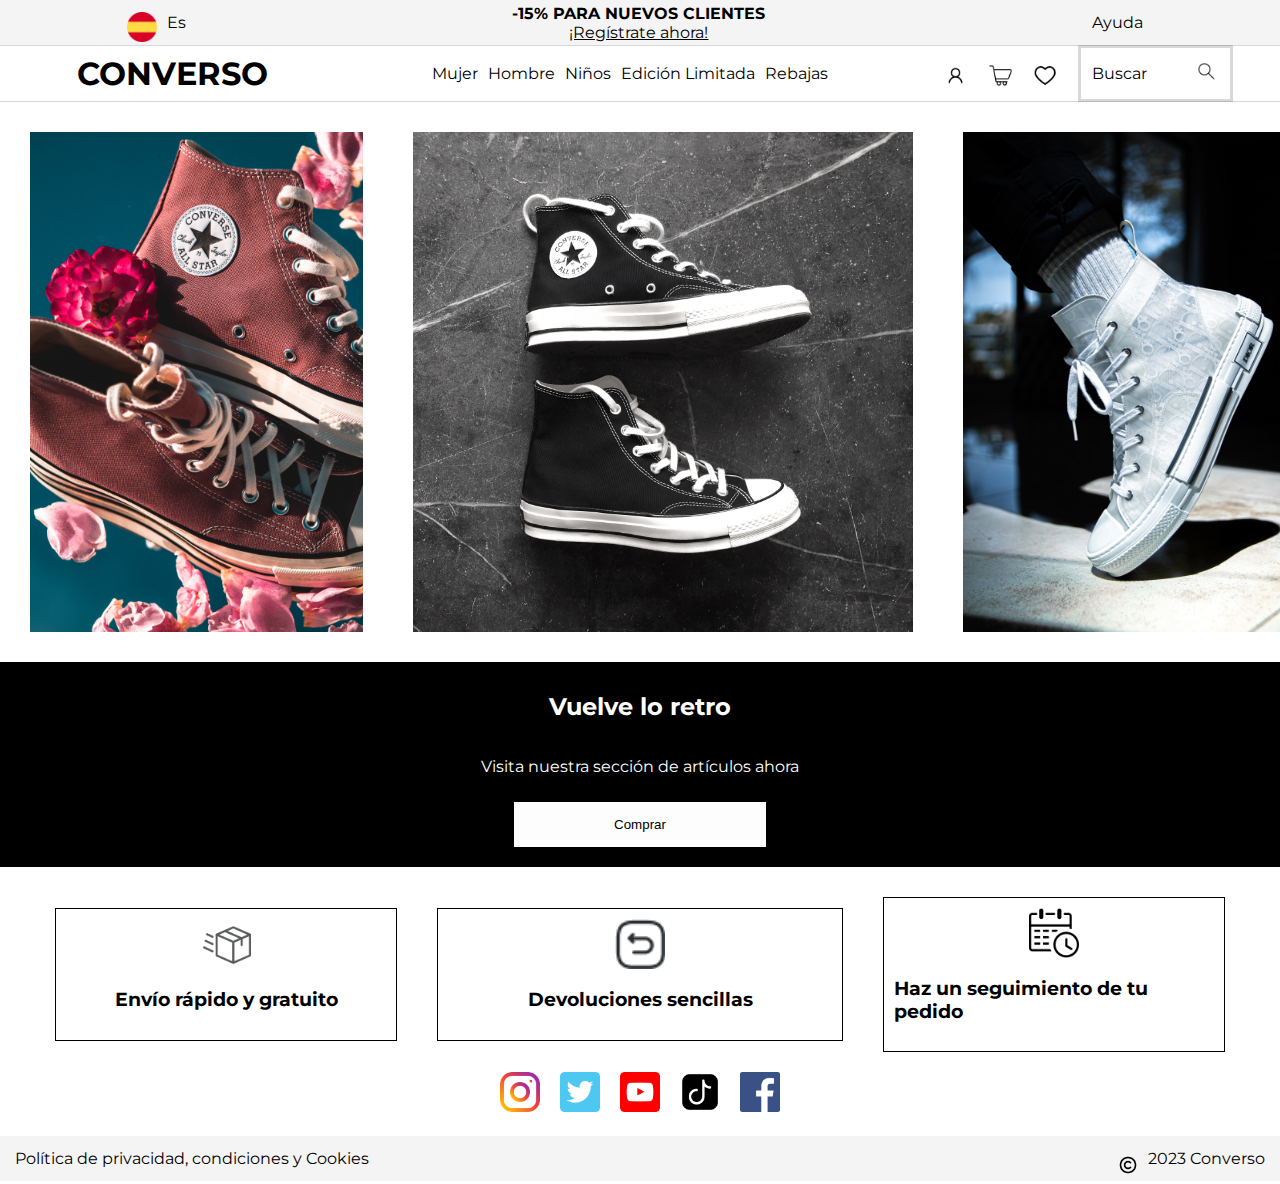
<file: Proyecto/index.html>
<!DOCTYPE html>
<html lang="en">
<head>
    <meta charset="UTF-8">
    <meta http-equiv="X-UA-Compatible" content="IE=edge">
    <meta name="viewport" content="width=device-width, initial-scale=1.0">
    <link rel="stylesheet" href="css/index.css">
    <link rel="preconnect" href="https://fonts.googleapis.com">
    <link rel="preconnect" href="https://fonts.gstatic.com" crossorigin>
    <link href="https://fonts.googleapis.com/css2?family=Montserrat:wght@100;400;500;700&display=swap" rel="stylesheet">
    <title>Document</title>
</head>
<body>
    <main class="container">
    <!--- HEADER -->
    <header class="header">
        <section class="container__overheader">
            
                <div class="pais">
                    <img class="bandera" src="img/banderaesp.png" alt="img">
                    <p>Es</p>
                </div>
                <div class="texto-descuento">
                   <div class="descuento" >-15% PARA NUEVOS CLIENTES</div>  <div class="ahora">¡Regístrate ahora!</div>
                </div>
                <div class="ayuda">
                    <p>Ayuda</p>
                </div>
            
        </section>

        <section class="container__mainheader">

            <div class="main1">
                
                <div class="logo">
                    <h1>CONVERSO</h1>
                </div>

                <div class="menu1">

                    <div class="icono_burguer">
                        <a id="o_burguer"><img class="img-menu" src="img/menu.png" alt="img-menu"></a>  
                    </div>
                    <div class="menu_nav menu_hidden">
                        <nav class="menu_nav_hidden">
                            <ul>
                                <a href="articulosok.html">
                                    <li>Mujer</li>
                                </a>
                                    <li>Hombre</li>
                                    <li>Niños</li>
                                    <li>Edición Limitada</li>
                                    <li>Rebajas</li>
                            </ul>
                        </nav>
                    </div>

                        <nav class="menu">
                        <ul> <a href="articulosok.html">
                                <li>Mujer</li>
                            </a>
                                <li>Hombre</li>
                                <li>Niños</li>
                                <li>Edición Limitada</li>
                                <li>Rebajas</li>
                        </ul>
                        </nav>

                </div>
                
                      <!-- MAIN HEADER-->
                <div class="barra">
                    <div class="grupo">

                        <div class="perfil">
                            <img src="img/perfil.png" alt="">
                        </div>

                        <div class="carrito">
                            <a href="carrito.html">
                                <img src="img/carrito.png" alt="carrito">
                            </a>
                        </div>

                        <div class="like">
                            <img src="img/like.png" alt="">
                        </div>
                        
                    </div>
                            
                    <div class="info">

                        <div class="buscar">Buscar</div>
                        <div class="lupa">
                            <img src="img/lupa.png" alt="lupa">
                        </div>
        
                    </div>

                </div>
                      <!---->
            </div>

        </section> 

    </header>

        <!--MAIN FOTO--> 

        <section class="container__foto">
            <img class="foto-secundaria1" src="img/imagenfondosec1.jpg" alt="">
            <img class="foto-principal" src="img/zapatillasmain.jpg" alt="Zapatillas">
            <img class="foto-secundaria2" src="img/imagenfondosec2.jpg" alt="">
        </section>

        <!--BANNER + BOTÓN-->
       <section class="container__banner">
            <div class="banner__texto">
                <h2 class="banner__titulo">Vuelve lo retro</h2>
                <p class="banner__cuerpo">Visita nuestra sección de artículos ahora</p>    
            </div>
        

            <button>Comprar</button>
            
       </section>

       <!--SERVICIOS-->

       <section class="container__servicios">
            <div class="main__envio">
                <img class="icono__caja" src="img/cajaenvio.png" alt="caja">
                <h3>Envío rápido y gratuito</h3>
            </div>

            <div class="main__devoluciones">
                <img class="icono__devolucion" src="img/devolucion.png" alt="devolución">
                <h3>Devoluciones sencillas</h3>
            </div>

            <div class="main__seguimiento">
                <img class="icono__calendario" src="img/calendario.png" alt="calendario">
                <h3>Haz un seguimiento de tu pedido</h3>
            </div>
       </section>

       <!--REGISTRO-->

       <section class="container__registro">
            <div class="registro__texto">
                <h4 class="registro__titulo">Regístrate para recibir noticias y actualizaciones</h4>
                <p class="registro__cuerpo">Lorem ipsum dolor sit amet consectetur adipisicing elit. Enim commodi quaerat deleniti quo facilis, quis fugiat eaque. Quod, vel. Dolorem.</p>
            </div>

            <div class="main__correo">
                <input type="email" placeholder="Correo electrónico">
                <input type="submit" value="&rarr;">
            </div>
       </section>

       <!--FOOTER (RRSS + COPYR.)-->

       <!--RRSS-->
       <footer class="container__footer">
            
                <div class="rrss">
                    <a title="link_ig" href="https://www.instagram.com/">
                        <img class="ig" src="img/iconoig.png" alt="">
                    </a>

                    <a title="link_tw" href="https://twitter.com/?lang=es">
                        <img class="tw" src="img/iconotw.png" alt="">
                    </a>

                    <a title="link_yt" href="https://www.youtube.com/">
                        <img class="yt" src="img/iconoyt.png" alt="">
                    </a>

                    <a title="link_tk" href="https://www.tiktok.com/es/">
                        <img class="tk" src="img/iconotk.png" alt="">
                    </a>

                    <a title="link_fb" href="https://es-es.facebook.com/">
                        <img class="fb" src="img/iconofb.png" alt="">
                    </a>
                </div>
            

            <!--COPYR.-->
            
                <div class="copy">

                    <div class="politica"><p>Política de privacidad, condiciones y Cookies</p></div>
                                       
                    <div class="fcopy">
                        <img class="imgcopy" src="img/iconocopy.png" alt="">
                        <p> 2023 Converso</p>
                    </div>

                </div>
           

       </footer>

    </main>
    
<script src="js/index.js" ></script>

</body>
</html>
</file>
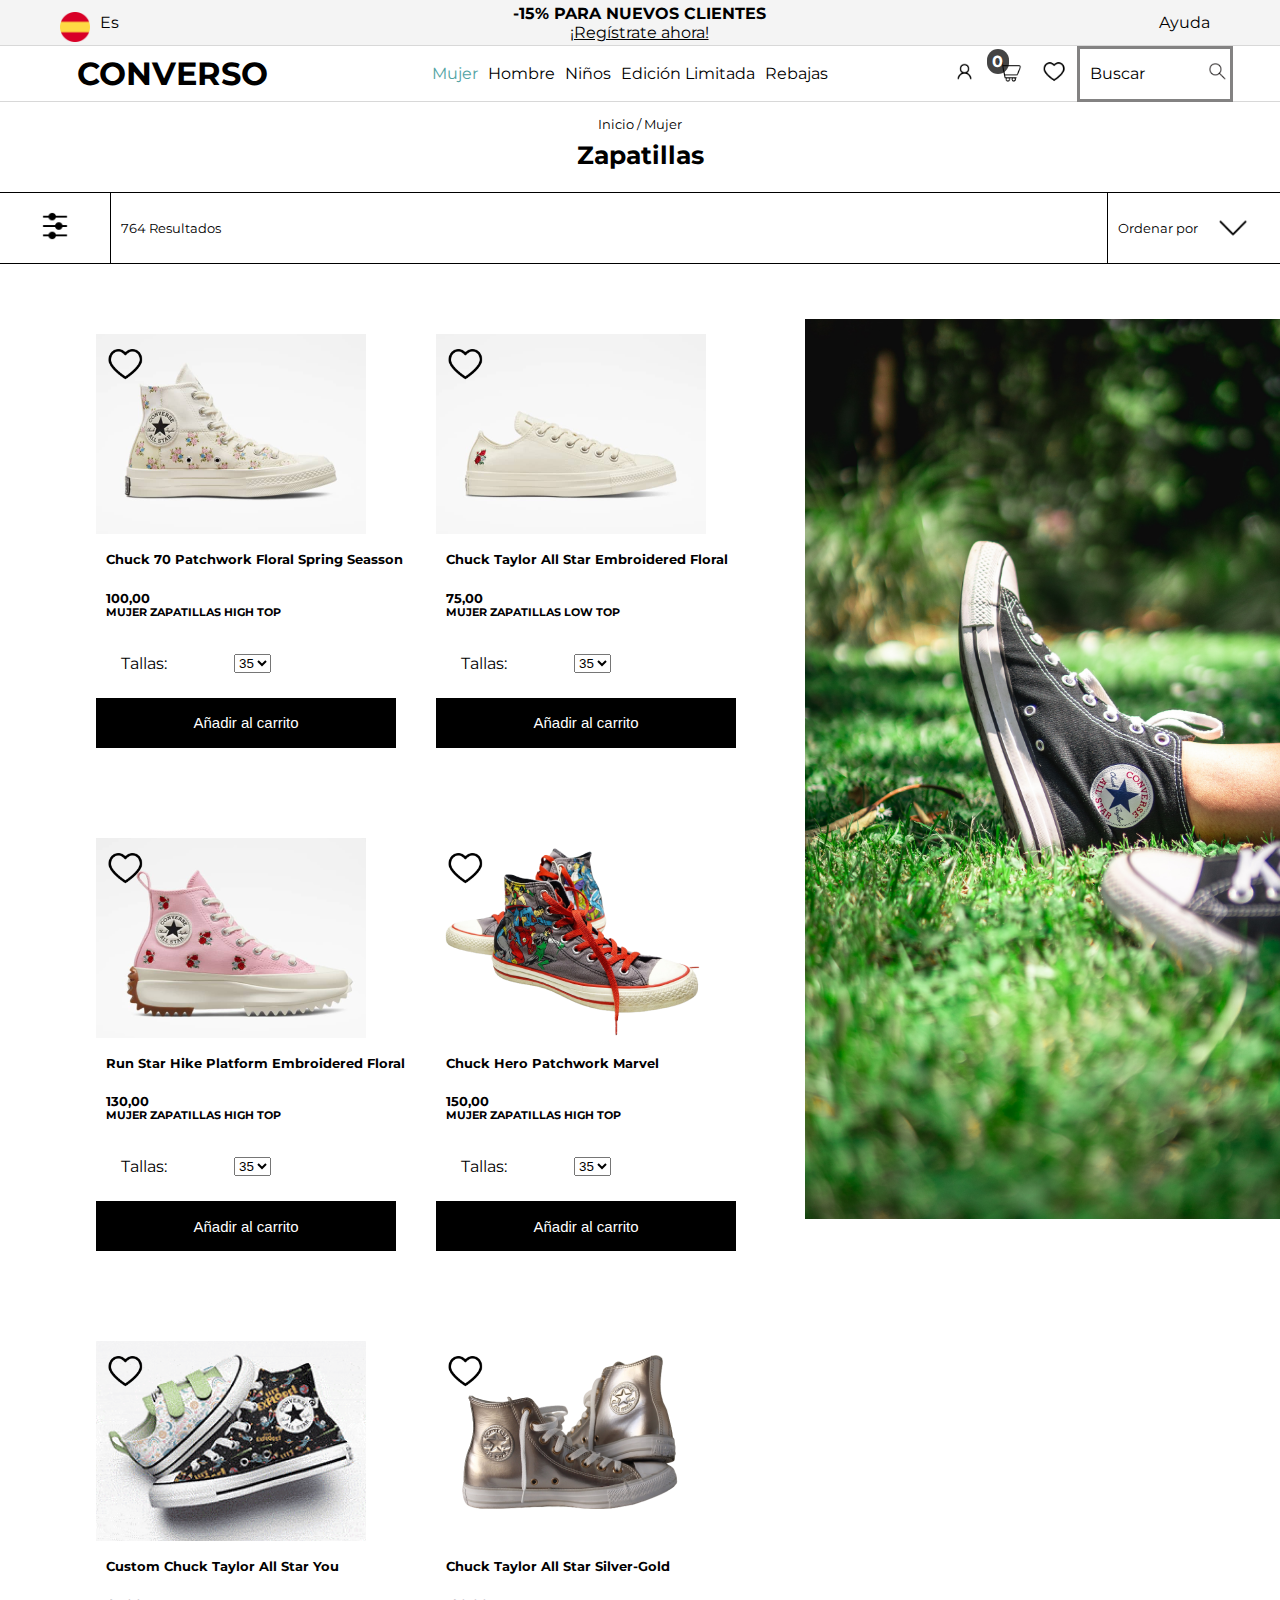
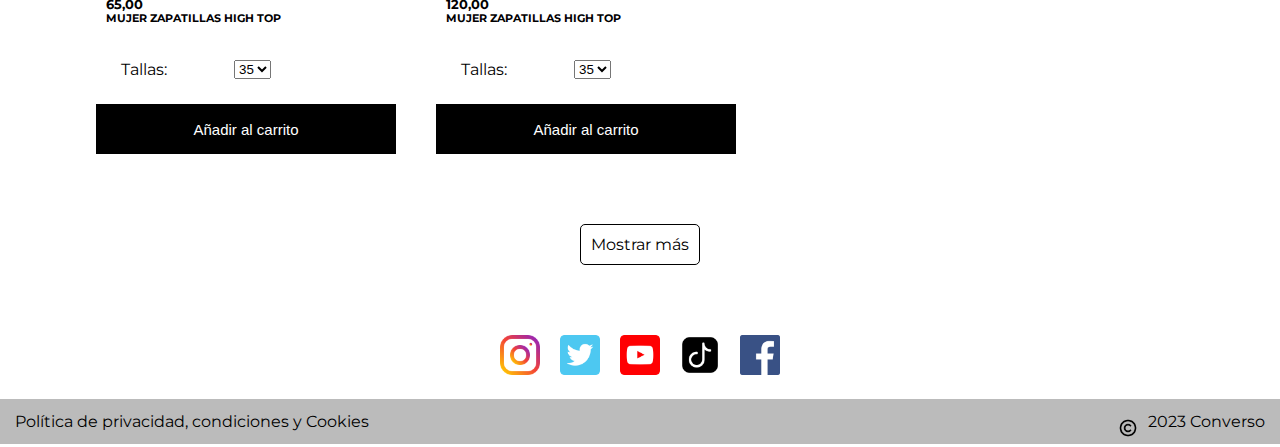
<file: Proyecto/articulosok.html>
<!DOCTYPE html>
<html lang="en">
<head>
    <meta charset="UTF-8">
    <meta http-equiv="X-UA-Compatible" content="IE=edge">
    <meta name="viewport" content="width=device-width, initial-scale=1.0">
    <title>Document</title>
    <link rel="stylesheet" href="css/articulosok.css">
    <link rel="preconnect" href="https://fonts.googleapis.com">
    <link rel="preconnect" href="https://fonts.gstatic.com" crossorigin>
    
    <link href="https://fonts.googleapis.com/css2?family=Montserrat:wght@100;400;500;700&display=swap" rel="stylesheet">
</head>
<body>
    <!-- el header -->
    <header class="header">
        <section class="container__overheader">
            
                <div class="pais">
                    <img class="bandera" src="img/banderaesp.png" alt="img">
                    <p>Es</p>
                </div>
                <div class="texto-descuento">
                   <div class="descuento" >-15% PARA NUEVOS CLIENTES</div>  <div class="ahora">¡Regístrate ahora!</div>
                </div>
                <div class="ayuda">
                    <p>Ayuda</p>
                </div>
            
        </section>

        <section class="container__mainheader">

            <div class="main1">
                
                <div class="logo">
                    <a href="index.html">
                        <h1>CONVERSO</h1>
                    </a>    
                </div>

                <div class="menu1">

                    <div class="icono_burguer">
                        <a id="o_burguer"><img class="img-menu" src="img/menu.png" alt="img-menu"></a>
                      
                    </div>

                    <div class="menu_nav menu_hidden">
                        <nav class="menu_nav_hidden">
                            <ul>
                                <li class="mujer">Mujer</li>
                                <li>Hombre</li>
                                <li>Niños</li>
                                <li>Edición Limitada</li>
                                <li>Rebajas</li>
                            </ul>
                        </nav>
                    </div>

                    <nav class="menu">
                    <ul>
                        <li class="mujer">Mujer</li>
                        <li>Hombre</li>
                        <li>Niños</li>
                        <li>Edición Limitada</li>
                        <li>Rebajas</li>
                    </ul>
                    </nav>

                </div>

                <div class="barra-inicio">
                    <div class="grupo">
    
                        <div class="perfil">
                            <img src="img/perfil.png" alt="">
                        </div>
    
                        <div class="carrito">

                            <div class="carrofoto">
                                <span id="btncarrito">
                                    <img class="btncarrito" src="img/carrito.png" alt="imgcarrito">
                                </span>
                            </div>
                                    
                            <div class="count_products">
                                <span class="contador_productos">0</span>
                            </div>

                        </div>
    
                        <div class="like">
                            <img src="img/like.png" alt="">
                        </div>
                            
                    </div>
                                
                    <div class="info">
    
                        <div class="buscar">Buscar</div>
                        <div class="lupa">
                            <img src="img/lupa.png" alt="lupa">
                        </div>
            
                    </div>
    
                </div>

            </div>
            
        </section> 

    </header>
    
    <!-- Cuerpo -->
    <div class="cuerpo">

        <div class="inicio">

            <div>
                <h3>Inicio / Mujer</h3>
            </div>

            <div>
                <h2>Zapatillas</h2>
            </div>

        </div>

        <div class="barra">

            <div class="r-filtro">
                <a href="filtros.html">
                    <img src="img/filtro.png" alt="" class="filtro">
                </a>
                <h8>Filtro</h8>

            </div>

            <div class="r-resultados">
                <h4>764 Resultados</h4>
            </div>

            <div class="r-orden">

                <h4>Ordenar por</h4>  
                
                <div class="orden_menu">

                    <div class="icono_flecha">
                        <a id="o_flecha"><img class="img-flecha" src="img/flecha.png" alt="img-flecha"></a>
                    </div>

                    <div class="orden_nav orden_hidden">
                        <nav class="orden_nav_hidden">
                            <ul>
                                <li>Best Sellers</li>
                                <li>Mayor a Menor Precio</li>
                                <li>Menor a Mayor Precio</li>
                                <li>Novedades</li>
                                <li>Rebajas</li>
                            </ul>
                        </nav>
                    </div>
                        
                </div>
                <!--como hago aqui un nav extensible-->

            </div>
        </div>

        <!-- wishlist menu padre -->
        <div id="modal-container" class="modal-container">

        </div>

        <div class="articulos">

        <!-- Carrito como lo de santi /dani -->

        <div class="carritonuevo hidden-carritonuevo">

            <div class="titulo-cart">
                <p class="carrotitulo">Tu carro <small class="numerocant">(0)</small></p>
                <button class="close-btn">X</button> 
            </div>

            <div class="empty-cart">
                <p>Carrito Vacío</p>
            </div>

            <div class="main-articulos">

              <div class="contenedor-articulos">
                
                <div class="unarti">

                    <div class="cart-info">
                        <!-- <span class="cantidad-producto-carrito">1</span> -->
                        <img src="img/art1.png" class="artic-img">
                        <div class="texto-cart">
                            <p class="titulo-producto-carrito">Chuck Taylor All Star Embroidered Floral</p>
                            <span class="precio-producto-carrito">100€</span>
                            <span class="total-producto-carrito">100€</span>
                            <span class="talla-producto-carrito">Talla </span>
                        </div>
                    </div>
                
                    <div class="container_btn">
                        <button class="boton__sumar">+</button>
                        <span class="cantidad">01</span>
                        <button class="boton__restar">-</button>
                    </div>

                    <div class="papelera">
                        <button class="btn_papelera"><img class="papelera-img" src="img/iconopapelera.png" alt=""></button>
                    </div>

                </div>

              </div>

                <section class="main-pagos">

                    <div class="main__pedido">
                        <p>Resumen del pedido</p>
                    </div>

                    <div class="pasarela__pago">

                        <div class="envío__gratis">
                            <p>¡Tu pedido se envía gratis!</p>
                            <hr class="hr__verde">
                        </div>

                        <div class="entregapedido">
                            <p>Entrega del pedido</p>
                            <p class="gratis">Gratis</p>
                        </div>
                    
                        <div class="ivainc">
                            <p>IVA incl.</p>
                            <p>Sí</p>
                        </div>

                        <div class="preciototal">
                            <p>Precio total</p>
                            <span class="total-pagar">240,00€</span>
                        </div>

                        <div class="btn">
                            <button class="btn_uno">Pagar</button> 
                            <button class="btn_dos"><i><img src="img/🦆 icon _paypal_.png"></i>Pay<span class="pal">Pal</span></button>
                        </div>
                    
                    </div>

                </section>

            </div>


        </div>

        <!-- cuerpo articulos -->
          <div class="zapatillas">

            <div class="container-articulo">

                <div class="container-img1">
                    <img src="img/like.png" class="foto-like1" alt="">
                    <img src="img/like2.png" class="foto-like2 hidden-foto" alt="" id="myImage">
                    <img src="img/art1.png" class="foto1" alt="">
                </div>
        
                <div class="texto1">
                <!-- <a href=""> -->
                    <h5>Chuck 70 Patchwork Floral Spring Seasson</h5>
                    <span class="precio">100,00</span>
                    <h6>MUJER ZAPATILLAS HIGH TOP</h6>
                <!-- </a>  -->
                </div>

                <div class="tallaje">
                <h9>Tallas:</h9>
                <select id="tallas">
                    <option value="35">35</option>
                    <option value="36">36</option>
                    <option value="37">37</option>
                    <option value="38">38</option>
                    <option value="39">39</option>
                    <option value="40">40</option>
                    <option value="41">41</option>
                    <option value="42">42</option>
                    <option value="43">43</option>
                </select> 
                </div> 

                <div class="comprar"> 
                    <button class="addToCart">Añadir al carrito</button>
                </div> 
            
            </div>

            <div class="container-articulo">

                <div class="container-img2">
                    <img src="img/like.png" class="foto-like1" alt="">
                    <img src="img/like2.png" class="foto-like2 hidden-foto" alt="" id="myImage">
                    <img src="img/art2.png" class="foto2" alt="">
                </div>

                <div class="texto2">
                    <h5>Chuck Taylor All Star Embroidered Floral</h5>
                    <span class="precio">75,00</span>
                    <h6>MUJER ZAPATILLAS LOW TOP</h6>
                </div>

                <div class="tallaje">
                    <h9>Tallas:</h9>
                    <select id="tallas">
                        <option value="35">35</option>
                        <option value="36">36</option>
                        <option value="37">37</option>
                        <option value="38">38</option>
                        <option value="39">39</option>
                        <option value="40">40</option>
                        <option value="41">41</option>
                        <option value="42">42</option>
                        <option value="43">43</option>
                    </select> 
                </div> 

                <div class="comprar"> 
                    <button  class="addToCart">Añadir al carrito</button>
                </div> 
            

            </div>

            <div class="container-articulo">

                <div class="container-img3">
                    <img src="img/like.png" class="foto-like1" alt="">
                    <img src="img/like2.png" class="foto-like2 hidden-foto" alt="" id="myImage">
                    <img src="img/art3.png" class="foto3" alt="">
                </div>

                <div class="texto3">
                    <h5>Run Star Hike Platform Embroidered Floral</h5>
                    <span class="precio">130,00</span>
                    <h6>MUJER ZAPATILLAS HIGH TOP</h6>
                </div>

                <div class="tallaje">
                    <h9>Tallas:</h9>
                    <select id="tallas">
                        <option value="35">35</option>
                        <option value="36">36</option>
                        <option value="37">37</option>
                        <option value="38">38</option>
                        <option value="39">39</option>
                        <option value="40">40</option>
                        <option value="41">41</option>
                        <option value="42">42</option>
                        <option value="43">43</option>
                    </select> 
                    </div> 
    
                    <div class="comprar"> 
                        <button class="addToCart">Añadir al carrito</button>
                    </div> 

            </div>

            <div class="container-articulo">

                <div class="container-img4">
                    <img src="img/like.png" class="foto-like1" alt="">
                    <img src="img/like2.png" class="foto-like2 hidden-foto" alt="" id="myImage">
                    <img src="img/art4.png" class="foto4" alt="">
                </div>

                <div class="texto4">
                    <h5>Chuck Hero Patchwork Marvel</h5>
                    <span class="precio">150,00</span>
                    <h6>MUJER ZAPATILLAS HIGH TOP</h6>
                </div>

                <div class="tallaje">
                    <h9>Tallas:</h9>
                    <select id="tallas">
                        <option value="35">35</option>
                        <option value="36">36</option>
                        <option value="37">37</option>
                        <option value="38">38</option>
                        <option value="39">39</option>
                        <option value="40">40</option>
                        <option value="41">41</option>
                        <option value="42">42</option>
                        <option value="43">43</option>
                    </select> 
                    </div> 
    
                    <div class="comprar"> 
                        <button class="addToCart">Añadir al carrito</button>
                    </div> 

            </div>

            <div class="container-articulo">

                <div class="container-img5">
                    <img src="img/like.png" class="foto-like1" alt="">
                    <img src="img/like2.png" class="foto-like2 hidden-foto" alt="" id="myImage">
                    <img src="img/art5.png" class="foto5" alt="">
                </div>

                <div class="texto5">
                    <h5>Custom Chuck Taylor All Star You</h5>
                    <span class="precio">65,00</span>
                    <h6>MUJER ZAPATILLAS HIGH TOP</h6>
                </div>

                <div class="tallaje">
                    <h9>Tallas:</h9>
                    <select id="tallas">
                        <option value="35">35</option>
                        <option value="36">36</option>
                        <option value="37">37</option>
                        <option value="38">38</option>
                        <option value="39">39</option>
                        <option value="40">40</option>
                        <option value="41">41</option>
                        <option value="42">42</option>
                        <option value="43">43</option>
                    </select> 
                    </div> 
    
                    <div class="comprar"> 
                        <button class="addToCart">Añadir al carrito</button>
                    </div> 

            </div>

            <div class="container-articulo">

                <div class="container-img6">
                    <img src="img/like.png" class="foto-like1" alt="">
                    <img src="img/like2.png" class="foto-like2 hidden-foto" alt="" id="myImage">
                    <img src="img/art6.png" class="foto6" alt="">
                </div>

                <div class="texto6">
                    <h5>Chuck Taylor All Star Silver-Gold</h5>
                    <span class="precio">120,00</span>
                    <h6>MUJER ZAPATILLAS HIGH TOP</h6>
                </div>

                <div class="tallaje">
                    <h9>Tallas:</h9>
                    <select id="tallas">
                        <option value="35">35</option>
                        <option value="36">36</option>
                        <option value="37">37</option>
                        <option value="38">38</option>
                        <option value="39">39</option>
                        <option value="40">40</option>
                        <option value="41">41</option>
                        <option value="42">42</option>
                        <option value="43">43</option>
                    </select> 
                    </div> 
    
                    <div class="comprar"> 
                        <button class="addToCart">Añadir al carrito</button>
                    </div> 

            </div>

          </div>
    
          <div class="banner">
            <img src="img/banner.jpg" class="anuncio" alt="">
          </div>

        </div>

        <div class="mas-articulos">
            <div class="mas">
    
            <h7>Mostrar más</h7>
    
            </div>
        </div>
     <!--FOOTER (RRSS + COPYR.)-->
    
           <!--RRSS-->
           <footer class="container__footer">
                
            <div class="rrss">
    
                <a title="link_ig" href="https://www.instagram.com/">
                    <img class="ig" src="img/iconoig.png" alt="">
                </a>
    
                <a title="link_tw" href="https://twitter.com/?lang=es">
                    <img class="tw" src="img/iconotw.png" alt="">
                </a>
    
                <a title="link_yt" href="https://www.youtube.com/">
                    <img class="yt" src="img/iconoyt.png" alt="">
                </a>
    
                <a title="link_tk" href="https://www.tiktok.com/es/">
                    <img class="tk" src="img/iconotk.png" alt="">
                </a>
    
                <a title="link_fb" href="https://es-es.facebook.com/">
                    <img class="fb" src="img/iconofb.png" alt="">
                </a>
    
            </div>
        
    
        <!--COPYR.-->
        
            <div class="copy">
    
                <div class="politica"><p>Política de privacidad, condiciones y Cookies</p></div>
                                   
                <div class="fcopy">
                    <img class="imgcopy" src="img/iconocopy.png" alt="">
                    <p> 2023 Converso</p>
                </div>
    
            </div>
       
        </footer>
    <script src="js/productos.js" ></script>
    <script src="js/menucarrito.js" ></script>
    <script src="js/articulosok.js" ></script>
</body>
</html>
</file>
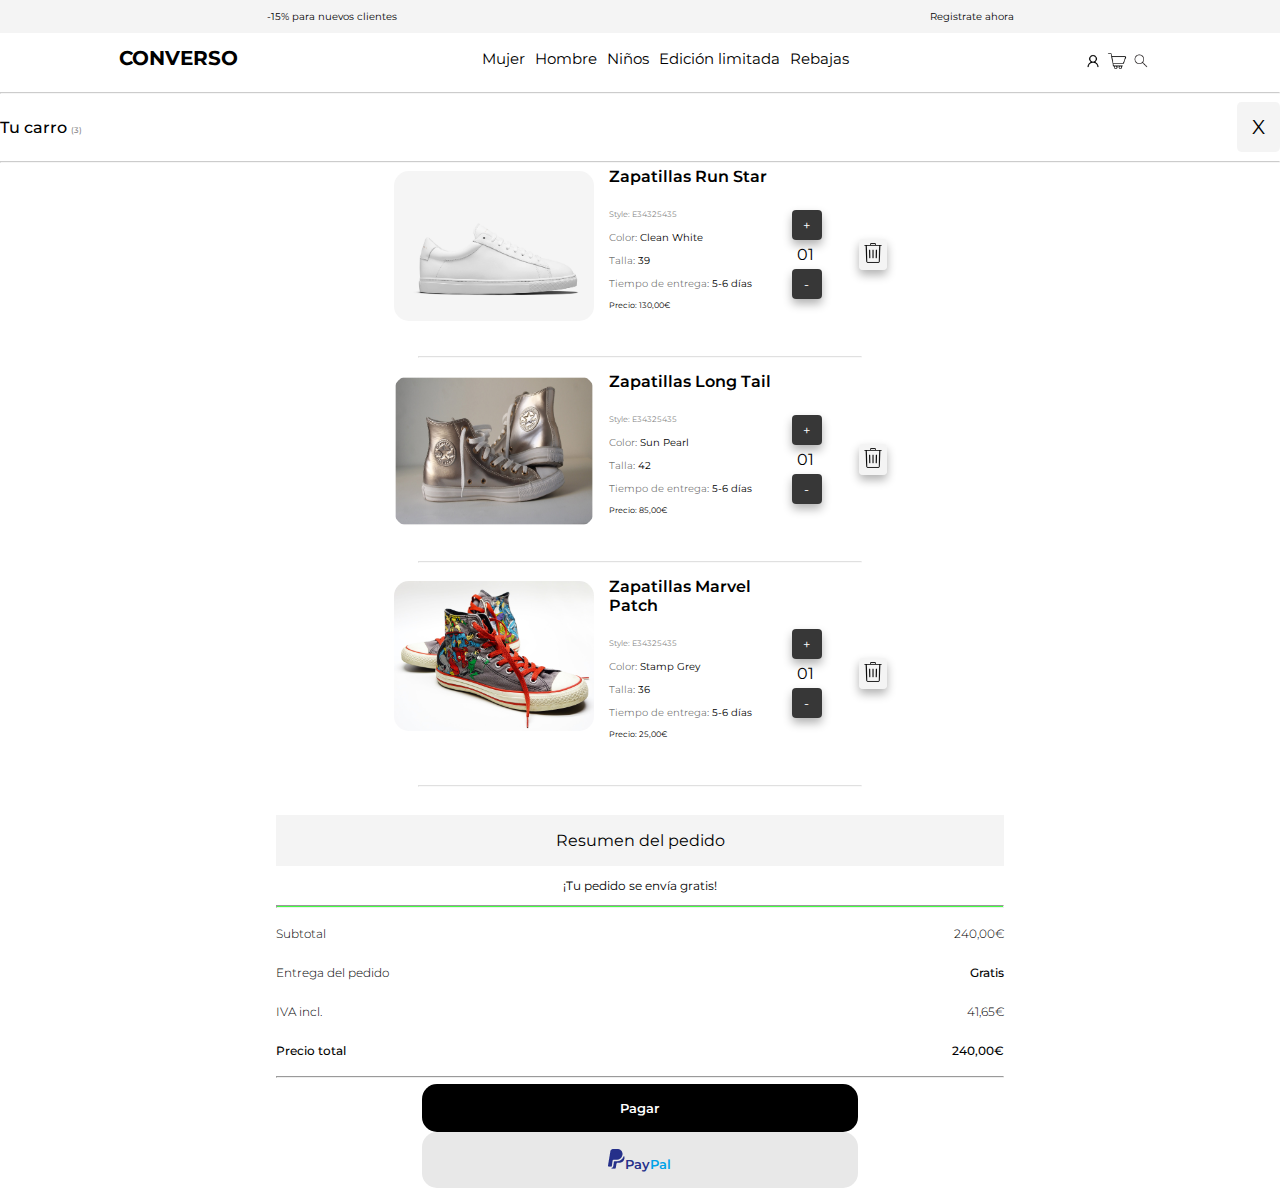
<file: Proyecto/carrito.html>
<!DOCTYPE html>
<html lang="en">
<head>
    <meta charset="UTF-8">
    <meta http-equiv="X-UA-Compatible" content="IE=edge">
    <meta name="viewport" content="width=device-width, initial-scale=1.0">
    <link rel="preconnect" href="https://fonts.googleapis.com">
    <link rel="preconnect" href="https://fonts.gstatic.com" crossorigin>
    <link href="https://fonts.googleapis.com/css2?family=Montserrat:wght@100;400;500;700&display=swap" rel="stylesheet">
    <title>Carrito</title>
    <link rel="stylesheet" href="css/carrito.css">
</head>

<body>
    <main class="main__container">

        <!--OVERHEADER-->
            <div class="overheader">
                <div class="publi">
                    <p>-15% para nuevos clientes</p>
                    <p>Registrate ahora</p>
                </div>
            </div>
        

            <!--HEADER DANI -->

            <section class="header">
                <div class="logo__maincontainer">
                    <div class="container__hamburguer">
                        <button class="btn__hamburguer">
                            <img class="hamburguer" src="img/menu.png" alt="">
                        </button>
                    </div>
                    
                    <div class="logo__container">
                        <a href="index.html">
                            <h1 class="logo">CONVERSO</h1>
                        </a>    
                    </div>

                    <nav class="categorias"> 
                            <a href="articulosok.html">
                                <li><a>Mujer</a></li>
                            </a>    
                                <li><a>Hombre</a></li>
                                <li><a>Niños</a></li>
                                <li><a>Edición limitada</a></li>
                                <li><a>Rebajas</a></li> 
                    </nav>
                    
                    <nav class="menu__nav menu__hidden" > 
                        <a href="articulosok.html">
                            <li><a>Mujer</a></li>
                        </a>    
                            <li><a>Hombre</a></li>
                            <li><a>Niños</a></li>
                            <li><a>Edición limitada</a></li>
                            <li><a>Rebajas</a></li>  
                    </nav>  
                   
                    <div class="iconos__container">
                        <img class="perfil" src="img/perfil.png" alt="">
                        <img class="carrito" src="img/carrito.png" alt="">
                        <img class="lupa" src="img/lupa.png" alt="">
                    </div>        
                </div>                        
        </section>

        <hr class="separador__uno">
        
        <!--ARTÍCULOS-->

            <div class="menu">
                <p>Tu carro <small>(3)</small></p>
                <a href="index.html">
                    <button class="close-btn">X</button>
                </a>    
              </div>
              <hr class="separador__uno">

        <!--ARTICULO 1-->
        <section class="main__articulos">     
          <div class="articulo1">
                <div class="foto__zapatilla">
                    <img src="img/converse1.png" class="converseuno" alt="articulo1">
                </div>

                <div class="container__descripcion">
                    <div class="nombre__zapatilla">
                            <p>Zapatillas Run Star</p>
                    </div>
                    <small>Style: E34325435</small>

                    <div class="container__info">
                        <p class="color">Color: <span class="negro">Clean White</span></p>
                        <p class="color">Talla: <span class="negro">39</span></p>
                        <p class="color">Tiempo de entrega: <span class="negro">5-6 días</span></p>
                        <p class="precio">Precio: 130,00€</p>
                    </div>
                </div>

                    <div class="container_btn">
                        <button class="boton__sumar">+</button>
                        <span class="cantidad">01</span>
                        <button class="boton__restar">-</button>
                    </div>

                    <div class="papelera">
                        <button class="btn_papelera"><img src="img/iconopapelera.png" alt=""></button>
                    </div>

                </div>
            <hr class="separadores__dos">

               <!--ARTICULO2-->
                    <div class="articulo1">
                        <div class="foto__zapatilla">
                            <img src="img/converse2.jpg" class="converseuno" alt="articulo1">
                        </div>
        
                        <div class="container__descripcion">
                            <div class="nombre__zapatilla">
                                    <p>Zapatillas Long Tail</p>
                            </div>
                            <small>Style: E34325435</small>
                            <div class="container__info">
                                <p class="color">Color: <span class="negro">Sun Pearl</span></p>
                                <p class="color">Talla: <span class="negro">42</span></p>
                                <p class="color">Tiempo de entrega: <span class="negro">5-6 días</span></p>
                                <p class="precio">Precio: 85,00€</p>
                            </div>
                        </div>
        
                            <div class="container_btn">
                                <button class="boton__sumar">+</button>
                                <span class="cantidad">01</span>
                                <button class="boton__restar">-</button>
                            </div>

                            <div class="papelera">
                                <button class="btn_papelera"><img src="img/iconopapelera.png" alt=""></button>
                            </div>
        
                        </div>     
            <hr class="separadores__dos">
                
            <!--ARTICULO3-->               
                <div class="articulo1">
                    <div class="foto__zapatilla">
                        <img src="img/converse3.jpg" class="converseuno" alt="articulo1">
                    </div>
    
                    <div class="container__descripcion">
                        <div class="nombre__zapatilla">
                                <p>Zapatillas Marvel Patch</p>
                        </div>
                        <small>Style: E34325435</small>
                        <div class="container__info">
                            <p class="color">Color: <span class="negro">Stamp Grey</span></p>
                            <p class="color">Talla: <span class="negro">36</span></p>
                            <p class="color">Tiempo de entrega: <span class="negro">5-6 días</span></p>
                            <p class="precio">Precio: 25,00€</p>
                        </div>
                    </div>
    
                        <div class="container_btn">
                            <button class="boton__sumar">+</button>
                            <span class="cantidad">01</span>
                            <button class="boton__restar">-</button>
                        </div>

                        <div class="papelera">
                            <button class="btn_papelera"><img src="img/iconopapelera.png" alt=""></button>
                        </div>
    
                    </div>

            <hr class="separadores__dos">
        </section>

                <!--RESUMEN PEDIDO-->
                
         <section class="main__pagos">   
            <div class="main__pedido">
                <p>Resumen del pedido</p>
                <div class="pasarela__pago">
                    <div class="envío__gratis">
                        <p>¡Tu pedido se envía gratis!</p>
                        <hr class="hr__verde">
                    </div>
                    <div class="subtotal">
                        <p>Subtotal</p>
                        <p>240,00€</p>
                    </div>

                    <div class="entregapedido">
                        <p>Entrega del pedido</p>
                        <p class="gratis">Gratis</p>
                    </div>

                    <div class="ivainc">
                        <p>IVA incl.</p>
                        <p>41,65€</p>
                    </div>

                    <div class="preciototal">
                        <p>Precio total</p>
                        <p>240,00€</p>
                    </div>
                    <hr>
                    <div class="btn">
                        <button class="btn_uno">Pagar</button> 
                        <button class="btn_dos"><i><img src="img/🦆 icon _paypal_.png"></i>Pay<span class="pal">Pal</span></button>
                    </div>
                </div>
            </div>
        </section>  
    </main>

<script src="js/carrito.js"></script>
</body>
</html>
</file>
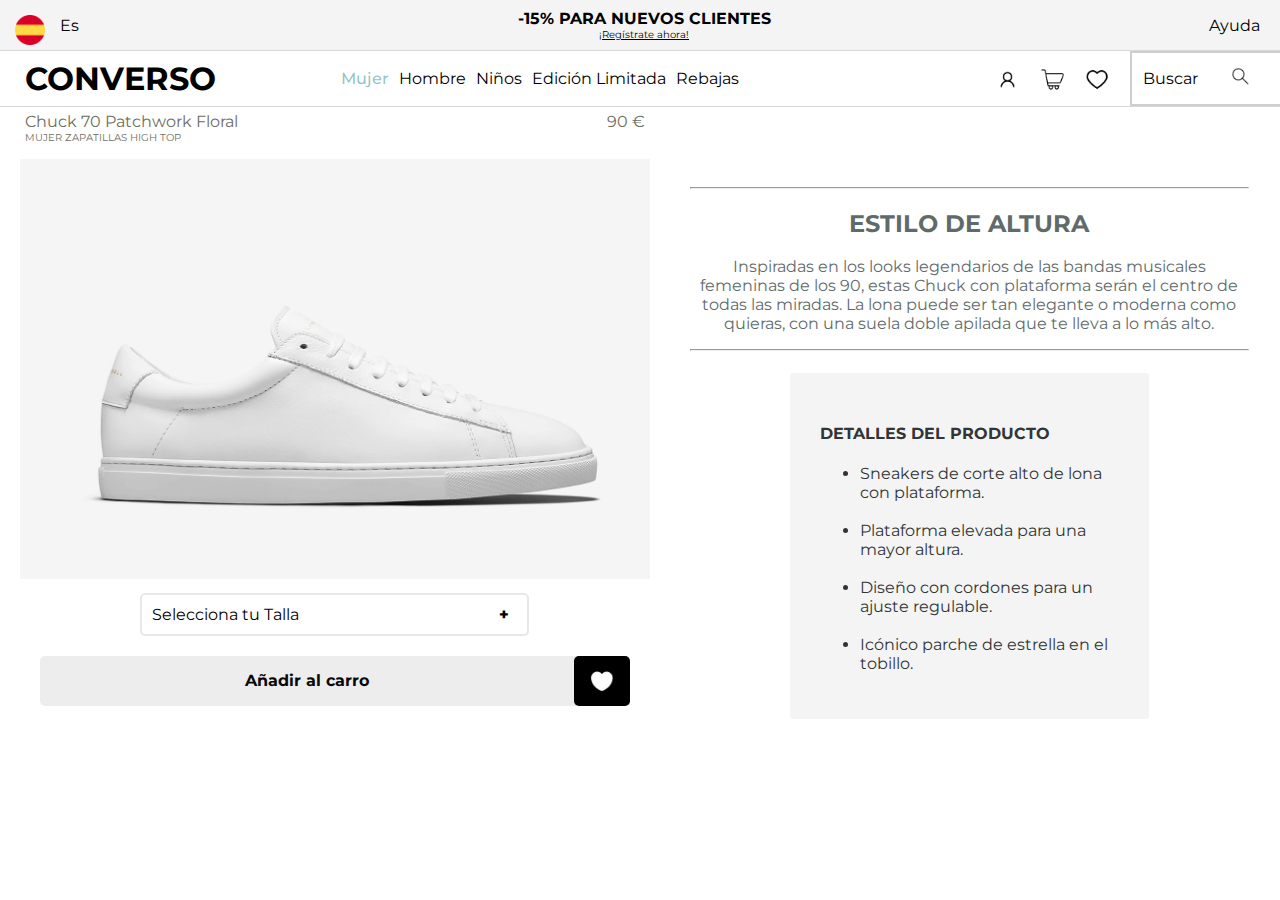
<file: Proyecto/detalle.html>
<!DOCTYPE html>
<html lang="en">

<head>
    <meta charset="UTF-8">
    <meta http-equiv="X-UA-Compatible" content="IE=edge">
    <meta name="viewport" content="width=device-width, initial-scale=1.0">
    <link rel="preconnect" href="https://fonts.googleapis.com">
    <link rel="preconnect" href="https://fonts.gstatic.com" crossorigin>
    <link href="https://fonts.googleapis.com/css2?family=Montserrat:wght@100;400;500;700&display=swap" rel="stylesheet">
    <link rel="stylesheet" href="css/detalle.css">
    <title>Detalle Producto</title>
</head>

<body>
    <header>
        <div class="container">
            <!--- HEADER -->
            <header class="header">
                <section class="container__overheader">
                    
                        <div class="pais">
                            <img class="bandera" src="img/banderaesp.png" alt="img">
                            <p>Es</p>
                        </div>
                        <div class="texto-descuento">
                           <div class="descuento" >-15% PARA NUEVOS CLIENTES</div>
                             <div class="ahora">¡Regístrate ahora!</div>
                        </div>
                        <div class="ayuda">
                            <p>Ayuda</p>
                        </div>
                    
            </section>
        
            <section class="container__mainheader">

                <div class="main1">
                    
                    <div class="logo">
                        <a href="index.html">
                            <h1>CONVERSO</h1>
                        </a>
                    </div>
    
                    <div class="menu1">
    
                        <div class="icono_burguer">
                            <a id="o_burguer"><img class="img-menu" src="img/menu.png" alt="img-menu"></a>  
                        </div>
                        <div class="menu_nav menu_hidden">
                            <nav class="menu_nav_hidden">
                                <ul>
                                    <a href="articulosok.html">
                                        <li class="mujer">Mujer</li>
                                    </a>    
                                        <li>Hombre</li>
                                        <li>Niños</li>
                                        <li>Edición Limitada</li>
                                        <li>Rebajas</li>
                                </ul>
                            </nav>
                        </div>
    
                            <nav class="menu">
                            <ul>
                                <a href="articulosok.html">
                                    <li class="mujer">Mujer</li>
                                </a>
                                <li>Hombre</li>
                                <li>Niños</li>
                                <li>Edición Limitada</li>
                                <li>Rebajas</li>
                            </ul>
                            </nav>
    
                    </div>
    
                    <div class="barra">
                        <div class="grupo">
    
                            <div class="perfil">
                                <img src="img/perfil.png" alt="">
                            </div>
    
                            <div class="carrito">
                                <a href="carrito.html">
                                    <img src="img/carrito.png" alt="carrito">
                                </a>    
                            </div>
    
                            <div class="like">
                                <img src="img/like.png" alt="">
                            </div>
                            
                        </div>
                                
                        <div class="info">
    
                            <div class="buscar">Buscar</div>
                            <div class="lupa">
                                <img src="img/lupa.png" alt="lupa">
                            </div>
                            <div class="cerrar">        
                                <a href="#"><img src="img/cerrar.png" alt="cierre"></a>
                             </div>
                        </div>
    
                    </div>
    
                </div>
    
            </section>

             
        </div>
    </header>
<div class="grid-container">
<!-- caja título y foto -->
  <div class="container2">
    <div class="container_zapatilla">
        <div class="textozapatilla">
                <span>Chuck 70 Patchwork Floral</span>
                <span class="precio">90 €</span>
                <p class="hightop">MUJER ZAPATILLAS HIGH TOP</p>
        </div>
                <div class="imgzapatilla">
                    <img src="img/converse1.png" alt="zapatilla">
                </div>
            
    </div>
    
    <div class="filtroTalla">
            <a href="#">
                <div>Selecciona tu Talla</div>
            </a>
            <a href="#">
                <div class="mas">+</div>
            </a>
    </div>
    
    <div class="irCarrito">
            <a href="#">
                <div><b>Añadir al carro</b></a>
                </div>
            <a href="#"><img src="img/iconolike1.png" alt="like1"></a>
    </div>
  
  </div>

    <!-- caja detalle producto -->
  
    <div class="contenedor_detalle">
        <div class="estilo">
        <hr>
            <h2>ESTILO DE ALTURA</h2>
            <P>Inspiradas en los looks legendarios de las bandas musicales
                femeninas de los 90, estas Chuck con plataforma serán el centro de
                todas las miradas. La lona puede ser tan elegante o moderna como
                quieras, con una suela doble apilada que te lleva a lo más alto.</P>
         <hr>               
        </div>
      
       <div class="detalle">
     
            <h4>DETALLES DEL PRODUCTO</h4>
            <ul class="detalle-lista">
                <li>Sneakers de corte alto de lona con plataforma.</li><br>
                <li>Plataforma elevada para una mayor altura.</li><br>
                <li>Diseño con cordones para un ajuste regulable.</li><br>
                <li>Icónico parche de estrella en el tobillo.</li>
            </ul>
       </div>  
    </div>
</div>
    <script src="js/detalle.js"></script>
</body>

</html>
</file>
<file: Proyecto/css/index.css>
html body{
    width: 100%;
    height: 100%;
    padding: 0;
    margin: 0;
    font-family: 'Montserrat', sans-serif;
}

a{
  text-decoration: none;
  color: black;
}

.container{
  width: 100% ;
  height: 100%;
  display: grid;
}

/* header*/

.header{
  min-height: 75px;
  max-width: 100vw;
}

.container__overheader{
  
  background-color: rgba(232, 232, 232, 0.485) ;
  height: 45px;
  display: flex;
  flex-direction: row;
  justify-content: space-around;
  align-items: center;
  gap: 20px;
}

.pais{
  display: flex;
  flex-direction: row;
  margin-left: 10px;
  gap: 10px;
}

.texto-descuento{
  align-items: center;
  display: flex;
  flex-direction: column;
  
  width: 400px;
  visibility: visible;
}

.ahora{
  text-decoration: underline;
}

.bandera{
  width: 30px;
  height: 30px;
  padding-top: 15px;
}

.ayuda{
  margin-right: 20px;
}

.descuento{
  font-weight: bold;
}

/* barra menu */

.main1{
  border-color: rgba(0, 0, 0, 0.153);
  border-style: solid none solid none; 
  border-width: thin;
  display: flex;
  flex-direction: row;
  max-height: 45px;
  align-items: center;
  justify-content: space-around;
  width: 100%;
  padding: 5px;
}

.logo{
  margin: 10px;
  display: flex;
  width: 200px;
  margin-left: 20px;
}

.perfil img{
  width: 25px;
  height: 25px;
  cursor: pointer;
  padding: 10px;
}

.perfil:hover{
  transform: scale(1.3);
}

.carrito img{
  width: 25px;
  height: 25px;
  cursor: pointer;
  padding: 10px;
}

.carrito:hover{
  transform: scale(1.3);
}

.like img{
  width: 25px;
  height: 25px;
  cursor: pointer;
  padding: 10px;
}

.like:hover{
  transform: scale(1.3);
}

.lupa img{
  width: 25px;
  height: 25px;
  margin-left: 10px;
  cursor: pointer;
}

.lupa:hover{
  transform: scale(1.3);
}

.barra{
display: flex;
width: 300px;
flex-direction: row;
justify-content: end;
}

.grupo{
  display: flex;
  flex-direction: row;
  justify-content: end;
  align-items: end;
  margin-right: 10px;
  align-content: end;
}

.info{
  padding: 11px;
  display: flex;
  width: 100%;
  
  flex-direction: row;
  align-items: center;
  justify-content: space-between;
  border-style: solid;
  border-width: 3px;
  border-color:rgba(0, 0, 0, 0.153);
}

/*menu nav*/

.menu{
  justify-content: space-between;
  
}

.img-menu{
  width: 30px;
  display: none;
  cursor: pointer;
}

li{
  list-style: none;
  cursor: pointer;
  transition: 0.3s ease-in;
  border-radius: 5px;
}


.menu_nav{
  display: flex;
  flex-direction: column;
  justify-content: center;
  position: absolute;
  top: 0px;
  left: 0px;
  background-color: rgb(255, 255, 255);
  width: 100%;
  z-index: 1;
  min-height: 50vh;
  border-radius: 10px;
  box-shadow: 0 10px 20px rgba(0, 0, 0, 0.2);
  color: black;
  font-size: 20px;
  font-weight: 500;
  transition: 0.3s ease in;
}

.menu_nav_hidden{
  margin-top:10px;
}

.menu_nav ul{
  display: flex;
  flex-direction: column;
  gap: 10px;
  align-items: center;
}

.menu ul{
  display: flex;
  flex-direction: row;
  gap: 10px;
}

.menu_hidden{
  display: none;
}
/*HASTA AQUI*/


/*cuerpo*/

.container__foto{
 
  display: flex;
  height: auto;
  flex-direction: row;
  
  align-items: center;
  gap: 50px;
  padding: 30px;
}

.foto-secundaria1{
  width: 100%;
  max-width: 500px ;
  max-height: 500px;
  object-fit: cover;
}

.foto-principal{
  width: 100%;
  max-width: 500px ;
  max-height: 600px;
  object-fit: cover;
}

.foto-secundaria2{
  width: 100%;
  max-width: 550px ;
  max-height: 500px;
  object-fit: cover;
}
/*Banner*/

.container__banner{
  display: flex;
  background-color: black;
  justify-content: center;
  align-items: center;
  flex-direction: column;
  width: 100vw;
  height: auto;
}

.banner__texto{
  color: white;
  align-items: center;
  justify-content: center;
  padding: 10px;
  display: flex;
  flex-direction: column;

}

.container__banner button{
  border: none;
  background: none;
  background-color: rgb(253, 253, 253);
  color: rgb(0, 0, 0);
  padding: 15px 100px;
  cursor: pointer;
  display: flex;
  flex-direction: column;
  margin-bottom: 20px;

}

/*Servicios*/

.container__servicios{
  display: flex;
  flex-direction: row;
  justify-content: center;
  align-items: center;
  gap: 40px;
  
  width: 100vw;
  margin-top: 30px;
}

.main__envio{
border: solid;
border-width: thin;
display: flex;
flex-direction: column;
justify-content: center;
align-items: center;
padding: 10px;
width: 25%;
margin: 0;
}

.main__envio:hover{
  cursor: pointer;
  box-shadow: 0 10px 20px rgba(0, 0, 0, 0.2);
  transform: scale(1.1)
}

.icono__caja{
  width: 50px;
}

.main__devoluciones{
border: solid;
border-width: thin;
display: flex;
flex-direction: column;
justify-content: center;
align-items: center;
padding: 10px;
width: 30%;
}
.main__devoluciones:hover{
  cursor: pointer;
  box-shadow: 0 10px 20px rgba(0, 0, 0, 0.2);
  transform: scale(1.1)
}

.icono__devolucion{
  width: 50px;
}

.main__seguimiento{
  border: solid;
border-width: thin;
display: flex;
flex-direction: column;
justify-content: center;
align-items: center;
padding: 10px;
width: 25%;
}

.icono__calendario{
  width: 50px;
}

.main__seguimiento:hover{
  cursor: pointer;
  box-shadow: 0 10px 20px rgba(0, 0, 0, 0.2);
  transform: scale(1.1)
}

.container__registro{
  display: none;
}

.container__footer{
  align-items: center;
  align-content: center;
}

/*Redes sociales */

.rrss{
  display: flex;
  
  flex-direction: row;
  align-content: center;
  align-items: center;
  justify-content: center;
  gap: 20px;
  margin: 20px;
}

.ig{
  width: 40px;
  cursor: pointer;
}

.ig:hover{
  border-radius: 5px;
  box-shadow: 0 10px 20px rgba(0, 0, 0, 0.2);
  transform: scale(1.1)

}

.tw{
  width: 40px;
  cursor: pointer;
}

.tw:hover{
  border-radius: 5px;
  box-shadow: 0 10px 20px rgba(0, 0, 0, 0.2);
  transform: scale(1.1)
}

.yt{
  width: 40px;
  cursor: pointer;
}

.yt:hover{
  border-radius: 5px;
  box-shadow: 0 10px 20px rgba(0, 0, 0, 0.2);
  transform: scale(1.1)
}

.tk{
  width: 40px;
  cursor: pointer;
}

.tk:hover{
  border-radius: 5px;
  box-shadow: 0 10px 20px rgba(0, 0, 0, 0.2);
  transform: scale(1.1)
}

.fb{
  width: 40px;
  cursor: pointer;
}

.fb:hover{
  border-radius: 5px;
  box-shadow: 0 10px 20px rgba(0, 0, 0, 0.2);
  transform: scale(1.1)
}

/*footer copy*/

.copy{
  display: flex;
  flex-direction: row;
  max-width: 100vw;
  background-color:rgba(232, 232, 232, 0.485) ;
  height: 45px;
  gap: 10px;
  align-items: center;
  justify-content: space-between;
}

.politica{
  margin-left: 15px;
}

.imgcopy{
  width: 20px;
  height: 20px;
  padding-top: 22px;
  padding-right: 10px;
}

.fcopy{
  display: flex;
  flex-direction: row;
  margin-right: 15px;
}









/* MEDIA */

@media (max-width: 700px) {
  

.container__mainheader{
  width: 100vw;
}

nav li{
  transition: background-color 0.3s ease-out;
  font-size: 15px;
  font-weight: 400;
}

nav li:hover{
  background-color:#51a3a3;
  border-radius: 5px;
  color: white;
  
}

/**/
.main1{
  display: grid;
  grid-template-areas: 
  "menu logo barra";
  align-content: center;
  justify-content: space-between;
  align-items: center;
  padding: 0px;
  
}

.logo{
  grid-area: logo;
  margin-left: 100px;
  justify-content: end;
}

.img-menu{
  display: block;
  display: menu;
  grid-area: menu;
  z-index: 2;
}

.barra{
margin-left: 70px;
padding: 1px;
grid-area: barra;
justify-content: center;
}

.lupa img{
  width: 30px;
  height: 30px;
  margin-left: 0px;
}

.carrito img{
  padding: 12px;
}

.icono_burguer{
  display: flex;
  display: menu;
  grid-area: menu;
  z-index: 2;
  position: absolute;
  top: 55px;
  margin-left: 10px;
}
/**/
.menu{
  display: none;
  min-height: 50vh;
}

.perfil{
  display: none;
}

.like{
  display: none;
}

.buscar{
  display: none;
}

.info{
  border-style: none;
}

.texto-descuento{
  visibility: hidden;
}

.foto-secundaria1{
  display: none;
}

.foto-secundaria2{
  display: none;
}

.container__foto{
padding: 0px;
margin: 0px;
gap: 0px;
width: 100vw;
}

.foto-principal{
  margin: 0px;
  width: 100%;
  max-width: 700px;
}

.banner__texto{
  margin: 20px;
}

.container__servicios{
  display: flex;
  flex-direction: column;
  width: 100vw;
  margin: 0;
  padding: 0;
  
}

.main__envio{
  border: none;
  display: flex;
  flex-direction: row;
  gap: 50px;
  width: 400px;
}

.main__seguimiento{
  border: none;
  display: flex;
  flex-direction: row;
  gap: 50px;
  width: 400px;
}

.main__devoluciones{
  border: none;
  display: flex;
  flex-direction: row;
  gap: 50px;
  width: 400px;
}

.icono__calendario{
  margin-left: 20px;
}

.container__registro{
  display: flex;
  flex-direction: column;
  padding: 0px;
  background: black;
  align-items: center;
  width: 100vw;
}

.registro__texto {
color: white;
padding: 20px;
margin: 0;
}

.main__correo {
  justify-content: center;
  margin-bottom: 25px;
}



.imgcopy {
  display: flex;
  width: 20px;
  height: 20px;
  
}
}
.menu ul li:hover {
  background-color: #51a3a3;
  color: white;
}
</file>
<file: Proyecto/css/articulosok.css>
html body{
    width: 100%;
    height: 100%;
    padding: 0;
    margin: 0;
    font-family: 'Montserrat', sans-serif;
}

a{
  text-decoration: none;
  color: black;
}

.container{
  width: 100% ;
  height: 100%;
  display: grid;
}

/*header gris*/

.header{
  min-height: 75px;
  max-width: 100vw;
}

.container__overheader{
  background-color: rgba(232, 232, 232, 0.485) ;
  height: 45px;
  display: flex;
  flex-direction: row;
  justify-content: space-around;
  align-items: center;
  gap: 20px;
}

.pais{
  display: flex;
  flex-direction: row;
  margin-left: 10px;
  gap: 10px;
}

.texto-descuento{
  align-items: center;
  display: flex;
  flex-direction: column;
  justify-content: center;
  width: 800px;
  visibility: visible;
}

.ahora{
  text-decoration: underline;
  cursor: pointer;
}

.bandera{
  width: 30px;
  height: 30px;
  padding-top: 15px;
}

.ayuda{
  margin-right: 20px;
  cursor: pointer;
}

.descuento{
  font-weight: bold;
}

/* Header barra logo menu e iconos*/

.main1{
  border-color: rgba(0, 0, 0, 0.153);
  border-style: solid none solid none; 
  border-width: thin;
  display: flex;
  flex-direction: row;
  max-height: 45px;
  align-items: center;
  justify-content: space-around;
  width: 100%;
  padding: 5px;
}

.logo{
  margin: 10px;
  display: flex;
  width: 200px;
  margin-left: 20px;
}

.perfil img{
  width: 25px;
  height: 25px;
  cursor: pointer;
  padding: 10px;
}

.perfil:hover{
  transform: scale(1.3);
}

.carrito img{
  width: 25px;
  height: 25px;
  cursor: pointer;
  padding: 10px;
}

.btncarrito:hover{
  transform: scale(1.3);
}

.like img{
  width: 25px;
  height: 25px;
  cursor: pointer;
  padding: 10px;
}

.like:hover{
  transform: scale(1.3);
}

.lupa img{
  width: 25px;
  height: 25px;
  margin-left: 10px;
  cursor: pointer;
}

.lupa:hover{
  transform: scale(1.3);
}

.barra-inicio{
  width: 300px;
  display: flex;
  justify-content: end;
  flex-direction: row;
}

.grupo{
  display: flex;
  justify-content: center;
  align-items: center;
}


.carrito{
  display: flex;
}

.count_products{
  display: flex;
  position: absolute;
  background-color: #000000bb;
  color: white;
  padding: 5px;
  border-radius: 50px;
  width: 12px;
  height: 15px;
  justify-content: center;
  align-items: center;
}

.contador_productos{
  font-weight: bold;
}

.info{
  width: 150px;
  display: flex;
  justify-content: space-between;
  align-items: center;
  border: solid;
  height: 50px;
  border-color: #838282;
}

.buscar{
  margin-left: 10px;
}

/* burger menu*/

.menu{
  justify-content: space-between;
}


.menu1 ul li{
  transition: 0.3s ease-in;;
}

.menu1 ul li:hover{
  background-color:#51a3a3;
  border-radius: 5px;
  color: white;
}

.img-menu{
  width: 30px;
  display: none;
  cursor: pointer;
}

li{
  list-style: none;
  cursor: pointer;
}

.menu_nav{
  display: flex;
  flex-direction: column;
  justify-content: center;
  position: absolute;
  top: 0px;
  left: 0px;
  background-color: rgb(255, 255, 255);
  width: 100%;
  z-index: 1;
  min-height: 50vh;
  border-radius: 10px;
  box-shadow: 0 10px 20px rgba(0, 0, 0, 0.2);
  color: black;
  font-size: 20px;
  font-weight: 500;
  transition: 0.3s ease in;
}
.menu_nav_hidden{
  margin-top:10px;
}

.menu_nav ul{
  display: flex;
  flex-direction: column;
  gap: 10px;
  align-items: center;
}

.menu ul{
  display: flex;
  flex-direction: row;
  gap: 10px;
}

.menu_hidden{
  display: none;
}


/* inicio*/
.mujer{
  color:#51a3a3;
}

.inicio{
  display: flex;
  flex-direction: column;
  padding: 1px;
  align-items: center;
}

h3{
  font-size: 13px;
  font-weight: 400;
}

h2{
  font-size: 25px;
  margin-top: -5px;   
}

/*barra filtros*/

.barra{
  display: flex;
  flex-direction: row;
  width: 100%;
  justify-content: space-between;
}

.r-filtro{
  display: flex;
  align-items: center;
  padding: 10px;
  justify-content: space-between;
  border: solid;
  border-style: solid none;
  border-width: thin;
  padding-left: 40px;
  padding-right: 40px;
  cursor: pointer;
}

.filtro{
  width: 30px;
}

h8{
  display: none; 
}

.r-resultados{
  border: solid;
  border-width: thin;
  width: 100%;
  padding: 10px;
}

h4{
  font-weight: 400;
  font-size: 13px;
}

.r-orden{
  display: flex;
  flex-direction: row;
  width: 200px;
  border: solid;
  border-width: thin;
  border-style: solid none;
  align-items: start;
  padding: 10px;
  position: relative;
}

.img-flecha{
  width: 30px;
  padding-left: 20px;
  cursor: pointer;
}

.icono_flecha{
  position: absolute;
  display: flex;
  margin-top: 10px;
  z-index: 2;
}

/*burger orden*/

li{
  list-style: none;
  cursor: pointer;
}

.orden-hidden{
  display: none;
}

.orden_nav{
  display: flex;
  flex-direction: column;
  justify-content: center;
  text-align: center;
  align-items: center;
  position: absolute;
  top: 80px;
  left: -150px;
  background-color: rgb(255, 255, 255);
  width: 300px;
  z-index: 1;
  min-height: 80px;
  border-radius: 10px;
  box-shadow: 0 10px 20px rgba(0, 0, 0, 0.2);
  color: black;
  font-size: 20px;
  font-weight: 900;
}

.orden_nav_hidden{
  margin-top:10px;
}

.orden_nav ul{
  display: flex;
  flex-direction: column;
  gap: 10px;
  align-items: center;
}

.orden_nav li{
  transition: 0.3s ease-in;
  border-radius: 3px;
  font-weight: 400;
  font-size: 18px;
  justify-content: center;
  align-items: center;
  text-align: center;
}

.orden_nav li:hover {
  background-color: #51a3a3;
  color: white;
}

.orden_hidden{
  display: none;
}

.flecha{
  width: 20px;
  object-fit: cover;
  cursor: pointer;
}

/*carrito javascript*/

.hidden-carritonuevo{
  display: none;
}

.carritonuevo{
  position: absolute;
  z-index: 2;
  background-color: white;
  width: 1000px;
  align-items: center;
  align-content: center;
  border: solid;
}

.carritotitulo{
  margin-left: 20px;
}

.titulo-cart{
  display: flex;
  padding: 10px;
  justify-content: space-between;
  margin-left: 20px;
  margin-right: 10px;
  font-weight: bold;
}

.close-btn{
  height: 30px;
  background: rgba(232, 232, 232, 0.485);
  cursor: pointer;
  color: #000000;
  border: none;
  border-radius: 10%;
  transition: 0.2s ease-in;
  font-weight: bold;
}

.close-btn:hover {
  background-color:#51a3a3;
  color:white;
}

.empty-cart{
  align-items: center;
  align-content: center;
  justify-content: center;
  text-align: center;
  display: flex;
  margin: 15px;
  border: solid ;
  border-width: 1px;
}

.main-articulos{
  display: flex;
  flex-direction: column;
  overflow: scroll;
  max-height: 1000px;
}

.unarti{
  display: flex;
  flex-direction: row;
  justify-content: space-between;
  padding: 20px;
}

.cart-info{
  display: flex;
}

.artic-img{
  width: 65%;
  object-fit: cover;
  height: auto;
}

.texto-cart{
  display: flex;
  flex-direction: column;
  padding: 20px;
  margin: 20px;

}

.titulo-producto-carrito{
  font-weight: bold;
  font-size: 600;
  display: flex;
}

.precio-producto-carrito{
  font-weight: bold;
  font-size: 600;
  display: flex;
  padding-bottom: 20px;
}

.talla-producto-carrito{
  font-weight: bold;
  font-size: 600;
  display: flex;
}

.container_btn{
  display: flex;
  flex-direction: column;
  justify-content: center;
  padding: 50px;
}

.boton__sumar{
  display: inline-block; /* para hacer el botón horizontal */
  background-color: #000000c8;
  border-radius: 4px;
  border: none;
  color: white;
  box-shadow: 0px 5px 10px rgba(0, 0, 0, 0.3);
  transition: background-color 0.5s ease-out;
  /*padding: 10px 25px; */ /* ajusta el padding para darle un tamaño adecuado */
  font-family:inherit;
  height: 30px;
  width: 30px;
  cursor: pointer;
}

.boton__restar {
  display: inline-block; /* para hacer el botón horizontal */
  background-color: #000000c8;
  border-radius: 4px;
  border: none;
  color: white;
  box-shadow: 0px 5px 10px rgba(0, 0, 0, 0.3);
  transition: background-color 0.5s ease-out;
  /* padding: 10px 25px; */ /* ajusta el padding para darle un tamaño adecuado */
  font-family:inherit;
  height: 30px;
  width: 30px;
  cursor: pointer;
}

.boton__sumar:hover {
  background-color: #51a3a3;
}

.boton__restar:hover {
  background-color: #51a3a3;
}

.papelera{
  display: flex;
  
  align-items: center;
  align-content: center;
  border: none;
  border-radius: 4px;
}

.papelera img{
  cursor: pointer;
  width: 20px;
  height: 20px;
}

.cantidad{
  padding: 25px 0px 25px 10px;
}

.btn_papelera{
  background-color: rgba(232, 232, 232, 0.485);
  border-radius: 4px;
  border: none;
  color: white;
  box-shadow: 0px 5px 10px rgba(0, 0, 0, 0.3);
  transition: background-color 0.5s ease-out;
  padding: 4px;
}

.btn_papelera:hover{
  background-color: #51a3a3c9;
}

/*parte de pago del carrito*/

.hr__verde{
  background-color: rgba(0, 253, 0, 0.733);
  height: 0.5px;
  width: 90%;
}

.main-pagos{
  justify-content: center;
  padding: 20px;
  
}

.pasarela__pago{
  font-size: 12px;
}

.main__pedido{
  background-color: rgba(232, 232, 232, 0.485);
  text-align: center;
  display: grid;
  padding: 10px;
}

.envío__gratis{
  text-align: center;
}

.entregapedido{
  justify-content: space-between;
  display: flex;
  margin: 20px;
}

.ivainc{
  justify-content: space-between;
  display: flex;
  margin-left: 20px;
  margin-right: 20px;
}

.preciototal{
  justify-content: space-between;
  display: flex;
  margin: 20px;
}

.btn{
  display: flex;
  flex-direction: column;
  margin: 20px;
  height: 150px;
  justify-content: space-between;
}

.btn_uno{
  font-weight: 600;
  background-color: #000000;
  color: white;
  border-radius: 15px;
  border: none;
  transition: background-color 0.5s ease-out;
  height: 50px;
  cursor: pointer;
} 

.btn_uno:hover{
  background-color:#51a3a3;    
}

.btn_dos{
  font-weight: 600;
  background-color: rgb(232, 232, 232);
  color:#25308A;
  border-radius: 15px;
  border: none;
  height: 50px;
  cursor: pointer;
} 

.pal{
  color: #00A2E8;
}




/*Cuerpo articulos*/

.articulos{
  display: flex;
  flex-wrap: wrap;
  flex-direction: row;
  align-content: center;
  width: 100vw;
  justify-content: center;
}

.zapatillas{
  display: flex;
  flex-wrap: wrap;
  flex-direction: row;
  width: 60%;
  position: relative;
  justify-content: center;
}

.tallaje{
  display: flex;
  flex-direction: row;
  justify-content: space-between;
  align-items: center;
  width: 150px;
  padding: 25px 25px;
}

.addToCart{
  cursor: pointer;
  width: 100%;
  height: 50px;
  color: white;
  background-color: black;
  border: none;
  font-size: 15px;
}

.container-articulo{
  display: flex;
  position: relative;
  flex-direction: column;
  padding: 20px;
  width: 300px;
  margin-top: 50px;
}

.container-img1{
  display: flex;
  width: 100%;
  max-width: 200px;
  position: relative;
}

.foto-like1{
  width: 40px;
  position: relative;
  z-index: 1;
  padding: 10px;
  cursor: pointer;
}

.foto-like1:hover{
  transform: scale(1.2);
}

.foto-like2{
  width: 40px;
  position: relative;
  z-index: 1;
  padding: 10px;
  cursor: pointer;
}

/*aqui cambio el display del like para ver*/

.hidden-foto{
  display: none;
}

.foto-like2:hover{
  transform: scale(1.2);
}

.foto1{
  position: absolute;
}

.texto1{
  margin-top: 125px;
  position: relative;
  flex-direction: column;
  width: 100%;
  padding: 10px;
  cursor: pointer;
}

.precio{
  display: flex;
  position: relative;
  font-size: small;
  font-weight: bold;
}

h6{
  position:relative;
  margin: 0;
}

.container-img2{
  display: flex;
  width: 100%;
  max-width: 200px;
  position: relative;
  
}

.foto2{
  position: absolute;
}

.texto2{
  margin-top: 125px;
  position: relative;
  display: flex;
  flex-direction: column;
  width: 100%;
  padding: 10px;
  cursor: pointer;
}

.container-img3{
  display: flex;
  width: 100%;
  max-width: 200px;
  position: relative;
  
}

.foto3{
  position: absolute;
}

.texto3{
  margin-top: 125px;
  position: relative;
  display: flex;
  flex-direction: column;
  width: 100%;
  padding: 10px;
  cursor: pointer;
}

.container-img4{
  display: flex;
  width: 100%;
  max-width: 200px;
  position: relative;

}

.foto4{
  position: absolute;
}

.texto4{
  margin-top: 125px;
  position: relative;
  display: flex;
  flex-direction: column;
  width: 100%;
  padding: 10px;
  cursor: pointer;
}
.container-img5{
  display: flex;
  width: 100%;
  max-width: 200px;
  position: relative;
  
}

.foto5{
  position: absolute;
}

.texto5{
  margin-top: 125px;
  position: relative;
  display: flex;
  flex-direction: column;
  width: 100%;
  padding: 10px;
  cursor: pointer;
}

.container-img6{
  display: flex;
  width: 100%;
  max-width: 200px;
  position: relative;
  
}

.foto6{
  position: absolute;
}

.texto6{
  margin-top: 125px;
  position: relative;
  display: flex;
  flex-direction: column;
  width: 100%;
  padding: 10px;
  cursor: pointer;
}

/*Anuncio*/

.banner{
  display: flex;
  width: 35%; 
  height: 100%;
}

.anuncio{
  height: 900px;
  width: 550px;
  object-fit: cover;
  padding: 55px 5px;
}

/* container whislist*/

.modal-container{
  display: flex;
  width: 500px;
  height: 600px;
  border: solid;
  border-width: 1px;
  display: none;
  justify-content: center;
  margin-left: 35%;
  position: absolute;
  z-index: 2;
  background-color: white;
  overflow: auto;
}

.modal-header{
  display: flex;
  font-size: large;
  font-weight: bold;
  margin: 20px;
  justify-content: space-between;
  width: 400px;
  flex-direction: row;
  height: 90px;
  margin-top: 0;
  border-bottom: solid; 
  border-width: 0.5px;
}

.modal-header-title{
  margin: 20px;
  padding-top: 20px;
  font-size: larger;
  font-weight: bold; 
}

.modal-header-button{
  cursor: pointer;
}

.modal-header-button:hover{
  transform: scale(1.3);
}


/* mas articulos */

.mas-articulos{
  display: flex;
  align-items: center;
  align-content: center;
  justify-content: center;
  margin-bottom: 50px;
  margin-top: 50px;
}

.mas{
  padding: 10px;
  border: solid;
  border-radius: 5px;
  border-width: thin;
  cursor: pointer;
}

.mas:hover{
  transform: scale(1.1);
}

/* footer redes sociales*/

.container__footer{
  align-items: center;
  align-content: center;
}
  
.rrss{
  display: flex;
  flex-direction: row;
  align-content: center;
  align-items: center;
  justify-content: center;
  gap: 20px;
  margin: 20px;
}

.ig{
  width: 40px;
  cursor: pointer;
}

.ig:hover{
  border-radius: 5px;
  box-shadow: 0 10px 20px rgba(0, 0, 0, 0.2);
  transform: scale(1.1)
}

.tw{
  width: 40px;
  cursor: pointer;
}

.tw:hover{
  border-radius: 5px;
  box-shadow: 0 10px 20px rgba(0, 0, 0, 0.2);
  transform: scale(1.1)
}

.yt{
  width: 40px;
  cursor: pointer;
}

.yt:hover{
  border-radius: 5px;
  box-shadow: 0 10px 20px rgba(0, 0, 0, 0.2);
  transform: scale(1.1)
}

.tk{
  width: 40px;
  cursor: pointer;
}

.tk:hover{
  border-radius: 5px;
  box-shadow: 0 10px 20px rgba(0, 0, 0, 0.2);
  transform: scale(1.1)
}

.fb{
  width: 40px;
  cursor: pointer;
}

.fb:hover{
  border-radius: 5px;
  box-shadow: 0 10px 20px rgba(0, 0, 0, 0.2);
  transform: scale(1.1)
}

/*footer copy*/

.copy{
  display: flex;
  flex-direction: row;
  max-width: 100vw;
  background-color: rgb(187, 187, 187) ;
  height: 45px;
  gap: 10px;
  align-items: center;
  justify-content: space-between;
}

.politica{
 margin-left: 15px;
}

.imgcopy{
  width: 20px;
  height: 20px;
  padding-top: 22px;
  padding-right: 10px;
}

.fcopy{
  display: flex;
  flex-direction: row;
  margin-right: 15px;
}

/*responsive movil*/

@media (max-width: 970px) {

  .container__mainheader{
    width: 100vw;
  }
  
    .main1{
      display: grid;
      grid-template-areas: 
      "menu logo barra";
      align-content: center;
      justify-content: space-between;
      align-items: center;
      padding: 0;
    }
    

    nav li {
      display: flex;
      list-style: none;
      align-items: center;
      font-weight: 400;
      font-size: 15px;
    }
    
    nav li{
      transition: background-color 0.3s ease-out;
    }
    
    nav li:hover{
      background-color:#51a3a3;
      border-radius: 5px;
      color: white;
      }

    .logo{
      grid-area: logo;
      margin-left: 100px;
      justify-content: end;
    }
    
    .barra-inicio{
      margin-left: 70px;
      padding: 1px;
      grid-area: barra;
      margin-left: 0;
    }
    
    .img-menu{
      display: block;
      display: menu;
      grid-area: menu;
      z-index: 2;
    }
    
    .icono_burguer{
      display: flex;
      display: menu;
      grid-area: menu;
      z-index: 2;
      position: absolute;
      top: 55px;
      padding-left: 10px;
    }
    
    .menu{
      display: none;
    }
    
    .carrito img{
      padding: 12px;
    }
    
    .lupa img{
      width: 30px;
      height: 30px;
      margin-left: 0px;
    }
    
    .perfil{
      display: none;
    }
    
    .buscar{
      display: none;
    }
    
    .info{
      border-style: none;
    }
    
    .texto-descuento{
      visibility: hidden;
    }

    .barra{
      display: flex;
      flex-direction: row;
      width: 100%;
      align-items: center;
      padding: 20px;
    }
    
    .r-filtro{
      display: flex;
      border: solid;
      border-radius: 25px;
      border-width: thin;
      padding-left: 20px;
      padding-right: 20px;
    }
    
    .filtro{
      width: 30px;
    }
    
    h8{
      display: contents; 
    }
    
    .r-resultados{
      border: none;
      display: flex;
      width: 100%;
      padding: 20px; 
    }
    
    h4{
      font-weight: 400;
      font-size: 13px;
    }
    
    .r-orden{
      display: none;
    }
    
    .zapatillas{
      width: 100%;
      padding: 2px;
    }

    .banner{
      display: none;
    }

    .fcopy{
      display: flex;
      align-items: center;
    }
    
    .imgcopy{
      width: 40px;
      height: 40px;
    }
  }
</file>
<file: Proyecto/css/carrito.css>
*{
    box-sizing: border-box;
    font-family: 'Montserrat', sans-serif;
}

html body{
    margin: 0;
    padding:0;
    width: 100%;
    height: 100%;
    padding: 0;
    margin: 0;
    font-family: 'Montserrat', sans-serif;
}

a{
  text-decoration: none;
  color: black;
}

.main__container{
    width: 100%;
    min-height: 100vh;
}


/* HEADER DANI */

.overheader{
    background-color: rgba(232, 232, 232, 0.485);
    font-weight: 400;
    font-size: 10px;
}


.logo__maincontainer{
    background-color: #fff;
    display: flex;
    flex-direction:row;
    justify-content:space-between;  
    position: relative;  
} 

.logo{
  font-size: 20px;
}

.iconos__container{
    position: relative;
    right:10px;
    top: 18px;
}
.carrito{
    width: 20px;
    height: 20px;
} 



.lupa{
    width: 20px;
    height: 20px;
}

.perfil{
  width: 20px;
  height: 20px;
}

.publi{
    display: flex;
    justify-content: space-around;
}

.separador__uno{
    width: 100%;
    opacity: 50%;
}

.separadores__dos{
    width: 90%;
    opacity: 30%;
}

/* BURGUER */
.container__hamburguer{
  z-index: 2;
  position: relative;
  left:10px;
  top: 20px;
}

.hamburguer{
  width:25px;
  height:20px;
}

.menu__nav{
    display: flex;
    flex-direction: column;
    justify-content: center;
    align-items: center;
    list-style: none;
    position: absolute;
    background-color: rgb(255, 255, 255);
    width: 100%;
    z-index: 1;
    min-height: 50vh;
    border-radius: 10px;
    box-shadow: 0 10px 20px rgba(0, 0, 0, 0.2);
    color: black;
    font-size: 20px;
    font-weight: 500; 
    transition: 0.3s ease-in;
}

.menu__nav:hover{
  background-color: #f5f5f5;
}

.menu__nav li {
  border: none;
  border-radius: 5px;
  padding: 10px;
  transition: 0.5s ease-in-out;
}

.menu__nav li:hover{
  color: rgb(255, 255, 255); 
  background-color:#51a3a3a1;
}


.menu__hidden{
  display: none;
}


/* SECCION ARTÍCULOS (3) */

/* BOTÓN CERRAR */
.menu {
    position: relative;
    display: grid;
  }

.menu p {
   font-weight: 500;
  }

.nav__bar ul{
  display: block;
}

  .close-btn {
    position: absolute;
    height: 50px;
    top: 0;
    right: 0;
    font-size: 20px;
    line-height: 1;
    padding: 15px;
    background: rgba(232, 232, 232, 0.485);
    cursor: pointer;
    color: #000000;
    border: none;
    border-radius: 10%;
    transition: 0.2s ease-in;
    
  }
  
  .close-btn:hover {
    background-color:#51a3a3;
    color:white;
  }
  
  ul{
    list-style: none;
    margin: 0;
    padding: 0;
    background-color: #f2f2f2;
    border: 1px solid #ccc;
    border-top: none;
    display: none;
    position: absolute;
    top: 30px;
    right: 0;
    z-index: 1;
  }
  
  li {
    padding: 5px;
    font-size: 14px;
    cursor: pointer;
  }
  
  li:hover {
    background-color: #ccc;
  }
  
  .menu:hover ul {
    display: block;
  }
  
 /* CONTAINER ARTÍCULOS */

.articulo1{
    position: relative;
    display: flex;
    justify-content: space-between;
    width: 100%;
    height: auto;
}

.container_btn{
    display: flex;
    flex-direction: column;
    position: relative;
    justify-content: center;
    gap: 5px;
    padding: 5px;
    margin-left: 30px;
}

.cantidad{
  margin-left: 5px;
}

.boton__sumar {
    display: inline-block; /* para hacer el botón horizontal */
    background-color: #000000c8;
    border-radius: 4px;
    border: none;
    color: white;
    box-shadow: 0px 5px 10px rgba(0, 0, 0, 0.3);
    transition: background-color 0.5s ease-out;
    /*padding: 10px 25px; */ /* ajusta el padding para darle un tamaño adecuado */
    font-family:inherit;
    height: 30px;
    width: 30px;
  }

  .boton__restar {
    display: inline-block; /* para hacer el botón horizontal */
    background-color: #000000c8;
    border-radius: 4px;
    border: none;
    color: white;
    box-shadow: 0px 5px 10px rgba(0, 0, 0, 0.3);
    transition: background-color 0.5s ease-out;
    /* padding: 10px 25px; */ /* ajusta el padding para darle un tamaño adecuado */
    font-family:inherit;
    height: 30px;
    width: 30px;
  }
  
  .boton__sumar:hover {
    background-color: #51a3a3;
  }

  .boton__restar:hover {
    background-color: #51a3a3;
  }

  .papelera{
    display: flex;
    
    align-items: center;
    align-content: center;
    border: none;
    border-radius: 4px;
  }

  .papelera img{
    
    width: 20px;
    height: 20px;
  }

  .btn_papelera{
    background-color: rgba(232, 232, 232, 0.485);
    border-radius: 4px;
    border: none;
    color: white;
    box-shadow: 0px 5px 10px rgba(0, 0, 0, 0.3);
    transition: background-color 0.5s ease-out;
    padding: 4px;
    
  }

  .btn_papelera:hover{
    background-color: #51a3a3c9;
  }
  
.container__descripcion{
    position: relative;
    top: -20px;
    justify-content: center;   
    width: 100%; 
    left: 15px;
}

small{
    opacity: 50%;
    font-size: 8px;
}


.nombre__zapatilla{
    display: flex;
    font-weight: 600;
}

.color {
    color: rgba(0, 0, 0, 0.574);
  }
  
.negro {
    font-size: 400;
    color: rgb(0, 0, 0);
  }

.container__info{
    font-size: 10px;
  }

.precio{
    font-size: 8px
}  

.main__articulos{
    background-color: rgb(255, 255, 255);
    display: grid;
    grid-template-columns: repeat(1fr);
    grid-gap: 10px;
}

.converseuno{
    width: 200px;
    height: 150px;
    border-radius: 15px;
}

.conversedos{
    width: 200px;
    height: 150px;
}

.conversetres{
    width: 200px;
    height: 150px;
}


/* RESUMEN PEDIDO */

.hr__verde{
    background-color: rgba(0, 253, 0, 0.733);
    height: 3px;
}

.main__pagos{
    display: grid;
    padding: 20px;
    width: 100%;
}

.pasarela__pago{
    font-size: 12px;
    background-color: rgb(255, 255, 255);
}

.main__pedido{
    background-color: rgba(232, 232, 232, 0.485);
    text-align: center;
    display: grid;
}

.subtotal{
    display: flex; 
    justify-content: space-between;
    font-weight: 300;
}

.entregapedido{
    display: flex;
    justify-content: space-between;
    font-weight: 300;
}

.gratis{
    font-weight: 500;
}

.ivainc{
    display: flex;
    justify-content: space-between;
    font-weight: 300;
}

.preciototal{
    display: flex;
    justify-content: space-between; 
    font-weight: 500;
}

.btn{
    display: grid;
    height: 40%;
}

.btn_uno{
    font-weight: 600;
    background-color: #000000;
    color: white;
    border-radius: 15px;
    border: none;
    transition: background-color 0.5s ease-out;
} 

.btn_uno:hover{
    background-color:#51a3a3;    
}

.btn_dos{
    font-weight: 600;
    background-color: rgb(232, 232, 232);
    color:#25308A;
    border-radius: 15px;
    border: none;
} 

.pal{
    color: #00A2E8;
}


/* RESPONSIVE PC */

@media (min-width:850px) {
    .main__articulos{
        justify-content: space-around;
    }

    .main__pagos{
        width: 60%; 
        margin: 0 auto;
    }

    .btn{
        width:60%;
        margin: 0 auto;
    }

    .container__hamburguer{
      display: none;
    }

    .logo__maincontainer{
      justify-content: space-around;
    }


    .categorias{
      display: flex;
      list-style: none;
      align-items: center;
      font-weight: 400;
    }

    .categorias a{
      font-size: 15px;
    }

    nav li{
      transition: background-color 0.3s ease-out;
    }

    nav li:hover{
      background-color:#51a3a3ab;
      border-radius: 5px;
      color: rgb(255, 255, 255);
      
    }

    nav li:not(:hover) {
      border-radius: 5px;
    } 
    
     .menu__nav{
      display: none;
    }
}

/* RESPONSIVE MOVIL*/

@media (max-width: 850px) {
  .categorias{
    display: none;
  }
}

.btn__hamburguer{
  display: block;
  border:none;
  background:none;
  padding: 0; /* Quita el relleno del botón */
  margin: 0; /* Quita el margen del botón */
  width:35px; /* Establece un ancho para el botón */
  cursor: pointer; /* Cambia el cursor a una mano para indicar que el botón es clickeable */
  transition: 0.3s ease-in
}

.btn__hamburguer:hover{
  background-color: #51a3a36c;
  color: white;
  border-radius: 3px;
 }

.container_btn{
  width: 40%;
}
</file>
<file: Proyecto/css/detalle.css>
html body {
  width: 100%;
  height: 100%;
  margin: 0;
  font-family: 'Montserrat', sans-serif;
  overflow-x: hidden;
}

.container {
  width: 100%;
  height: 100%;
  display: grid;
  grid-template-areas:
    "header header header header"
    "container2";

}

a {
  text-decoration: none;
  color: black;
}

.header {
  min-height: 75px;
  max-width: 100vw;
}

.container__overheader {
  width: 100%;
  background-color:rgba(232, 232, 232, 0.485);
  height: 50px;
  display: flex;
  flex-direction: row;
  justify-content: space-between;
  align-items: center;

}

.pais {

  display: flex;
  flex-direction: row;
  margin-left: 10px;

}

.texto-descuento {
  align-items: center;
  display: flex;
  flex-direction: column;
  justify-content: center;
  width: 800px;
  visibility: visible;
}

.ahora {
  text-decoration: underline;
  font-size: x-small;
}

.bandera {
  width: 30px;
  height: 30px;
  margin-top: 15px;
  margin-left: 5px;
  padding-right: 15px;
}

.ayuda {
  margin-right: 20px;
}

.descuento {
  font-weight: bold;
}

.main1 {
  border-color: rgba(0, 0, 0, 0.151);
  border-style: solid none solid none;
  border-width: thin;
  display: flex;
  flex-direction: row;
  max-height: 45px;
  align-items: center;
  justify-content: space-between;
  width: 100%;
  padding: 5px;
}

.logo {
  margin: 10px;
  display: flex;
  width: 20px;
  margin-left: 20px;
}

.perfil img {
  width: 25px;
  height: 25px;
  cursor: pointer;
  padding: 10px;
}

.perfil:hover {
  transform: scale(1.3);
}

.carrito img {
  width: 25px;
  height: 25px;
  cursor: pointer;
  padding: 10px;
}

.carrito:hover {
  transform: scale(1.3);
}

.like img {
  width: 25px;
  height: 25px;
  cursor: pointer;
  padding: 10px;
}

.like:hover {
  transform: scale(1.3);
}

.lupa img {
  width: 25px;
  height: 25px;
  margin-left: 10px;
  cursor: pointer;
}

.lupa:hover {
  transform: scale(1.3);
}


.barra {
  display: flex;
  width: 300px;
  flex-direction: row;
  justify-content: end;
}

.grupo {
  display: flex;
  flex-direction: row;
  justify-content: end;
  align-items: end;
  margin-right: 10px;
  align-content: end;
}

.info {
  padding: 11px;
  display: flex;
  width: 100%;
  flex-direction: row;
  align-items: center;
  justify-content: space-between;
  border-style: solid;
  border-width: 2px;
  border-color: rgba(0, 0, 0, 0.192);
}

.cerrar a {
  display: none;
}

.menu {
  justify-content: space-between;
  font-weight: 400;
 
}

.menu li {
  list-style: none;
  cursor: pointer;
  transition: 0.3s ease-in-out;
}

.menu li:hover{
  background-color: #51a3a3a1;
  color: white;
  border-radius: 3px;
}

.img-menu {
  width: 30px;
  display: none;
  cursor: pointer;
}

.mujer{
  color: #51a3a3a1;
  font-weight: 500;
}

.detalle-menu {
  list-style: none;
  cursor: pointer;
  font-weight: 500;
}

.menu_nav {
  display: flex;
  flex-direction: column;
  justify-content: center;
  list-style: none;
  position: absolute;
  top: 0px;
  left: 0px;
  background-color: rgb(255, 255, 255);
  width: 100%;
  z-index: 1;
  min-height: 50vh;
  border-radius: 10px;
  box-shadow: 0 10px 20px rgba(0, 0, 0, 0.2);
  color: black;
  font-size: 20px;
  font-weight: 500;
}

.menu_nav_hidden {
  margin-top: 10px;
}

.menu_nav ul {
  list-style: none;
  display: flex;
  flex-direction: column;
  gap: 10px;
  align-items: center;
}

.menu_nav li{
  transition: 0.3s ease-in-out;
}

.menu_nav li:hover{
  background-color: #51a3a3a1;
  color: white;
  border-radius: 3px;
}


.menu ul {
  display: flex;
  flex-direction: row;
  gap: 10px;
}

.menu_hidden {
  display: none;
}

/* todo lo anterior es código de Ana y Nuria (del HOME) */


.grid-container {
  display: grid;
  grid-template-columns: repeat(2, 1fr);
  margin-bottom: 20px;
  grid-gap: 20px;

}

.container2 {

  display: flex;
  width: 100%;
  min-height: 100%;
  align-items: center;
  margin-left: 20px;
  flex-wrap: wrap;

}

.container_zapatilla {

  width: 100%;

}

.textozapatilla {
  padding: 5px;
  color: rgb(109, 109, 97);

}

.precio {
  float: right;

}

.hightop {
  font-size: x-small;
  margin-top: auto;
}

.imgzapatilla img {

  width: 100%;
  object-fit: cover;

}

.imgzapatilla {
  width: 100%;
}


.filtroTalla {
  display: flex;
  width: 58%;
  align-items: center;
  flex-direction: row;
  flex-wrap: wrap;
  margin: 10px 20px 10px 20px;
  padding: 10px;
  border: 2px solid;
  border-radius: 5px;
  color:rgb(232, 232, 232);
  margin-left: 19%;
  justify-content: space-between;
}

.filtroTalla a {
  color: black;
  text-decoration: none;

}

.mas {
  font-weight: 800;
  padding-right: 8px;
}

.irCarrito {
  display: flex;
  width: 100%;
  flex-direction: row;
  flex-wrap: wrap;
  background-color: rgba(232, 232, 232, 0.801);
  margin: 10px 20px 20px 20px;
  border-radius: 5px;
  color: #b3aba2;
  justify-content: space-between;
  align-items: center;

}

.irCarrito a {
  color: rgb(8, 8, 8);
  text-decoration: none;
  text-align: center;

}

.irCarrito img {

  height: 50px;
  vertical-align: middle;
  border-radius: 5px;

}

.contenedor_detalle {

  display: flex;
  width: 95%;
  padding: 0px 0px 0px 20px;
  text-align: center;
  align-items: center;
  justify-content: center;
  margin-top: 45px;
  flex-wrap: wrap;

}

.detalle-lista {
  text-decoration: solid;
}

.estilo {

  text-align: center;
  padding: 20px;
  color: rgb(95, 107, 107);
}


.detalle {
  width: 50%;
  text-align: center;
  margin-top: -20px;
  text-align: left;
  justify-content: center;
  padding: 30px;
  ;
  color: rgb(49, 53, 53);
  background-color: rgba(232, 232, 232, 0.485);
  border-radius: 1%;

}




/* MEDIA */




@media (max-width: 700px) {

  .container__mainheader {
    width: 100vw;
    overflow-x: hidden;
  }

  .main1 {
    display: grid;
    grid-template-areas:
      "menu logo barra cerrar";
    align-content: center;
    justify-content: space-between;
    align-items: center;
    padding: 0px;

  }

  .logo {
    grid-area: logo;
    margin-left: 60px;
    font-size: x-small;
    padding-right: 70px;
  
  }

  .img-menu {
    display: block;
    display: menu;
    grid-area: menu;
    z-index: 2;
    margin-top: 5px;
    margin-left: 5px;
  }

  .barra {

    padding: 1px;
    grid-area: barra;
    justify-content: start;
  }

  .lupa img {
    width: 30px;
    height: 30px;
    padding-right: 10px;

  }

  .carrito img {
   margin-left: 70px;
   padding-left: 30px;
  }

  .grupo {
    margin: 0;
    align-items: center;
  }

  .icono_burguer {
    display: flex;
    display: menu;
    grid-area: menu;
    z-index: 2;
    position: absolute;
    top: 55px;
    margin-left: 10px;
  }

  .menu {
    display: none;
  }

  .perfil {
    display: none;
  }

  .like {
    display: none;
  }

  .buscar {
    display: none;
  }

  .info {
    
    border-style: none;
    justify-content:start;
    padding: 0;
    margin-right: 0px;
  }

  .cerrar a {
    grid-area: cerrar;
    display: flex;
    flex-direction: row;
    text-decoration: none;
    color: black;
    height: 30px;
    padding-left: -10px;

  }

  .texto-descuento {
    visibility: hidden;
  }

  .grid-container {
    display: flex;
    flex-direction: column;
    width: 100%;
    align-items: center;
    justify-content: center;
    text-align: center;
    margin-left: -20px;
  }

  .textozapatilla {
    padding: 10px;
    margin-left: -10px;
  }

  .hightop {
    margin-left: -80px;
  }

  .container2 {
    display: flex;
    text-align: center;
    width: 100%;
    align-items: center;
    flex-wrap: wrap;
  }

  .filtroTalla {
    align-items: center;
    text-align: center;

  }

  .contenedor_detalle {
    margin-top: -40px;
    width: 100%;
    display: flex;
    flex-wrap: wrap;
    text-align: center;
    align-items: center;
    justify-content: center;

  }

  .detalle-lista {
    text-align: left;
  }

  .estilo {

    width: 100%;
    align-items: center;
    text-align: center;
    justify-content: center;
    color: rgb(95, 107, 107);

  }

  .detalle {
    width: 100%;
    margin-top: 0px;
    text-align: center;
    color: rgb(49, 53, 53);
    background-color: rgb(187, 187, 187);

  }

}
</file>
